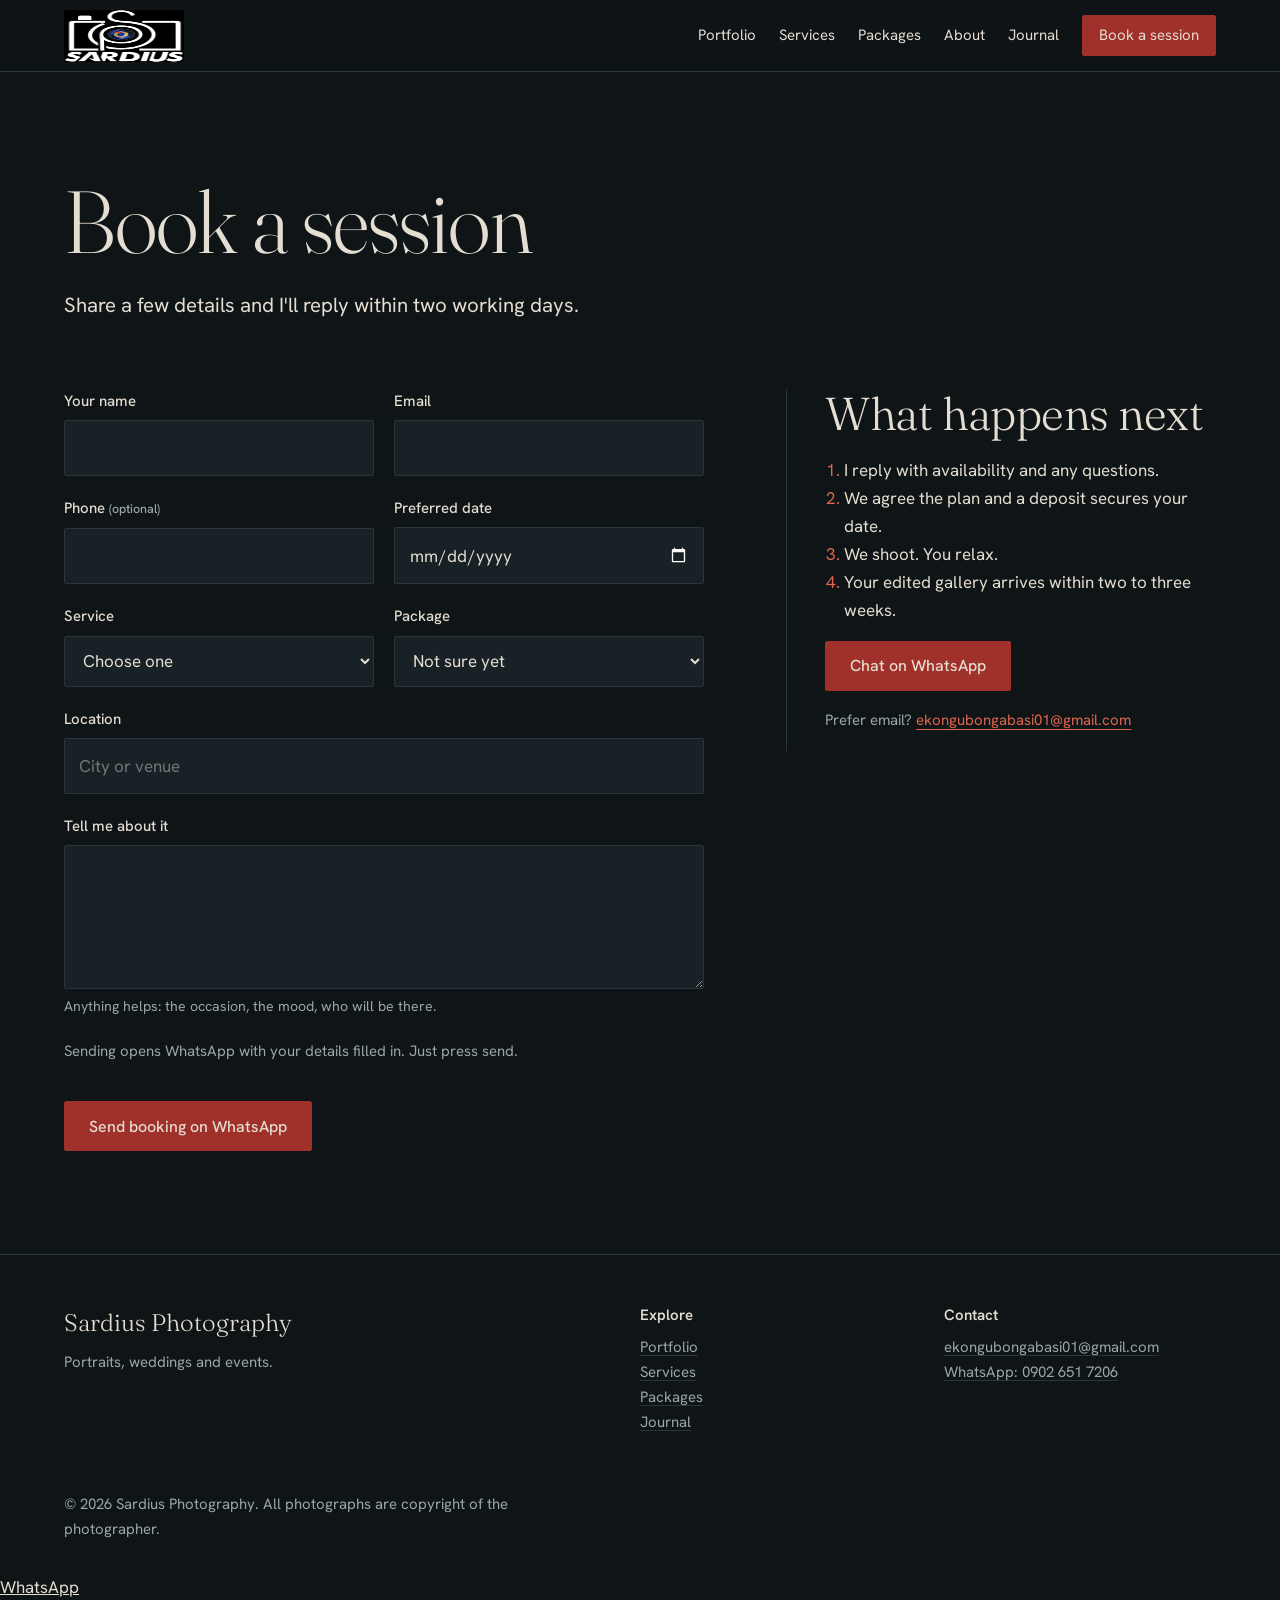
<file: booking.html>
<!doctype html>
<html lang="en">
<head>
  <meta charset="utf-8">
  <meta name="viewport" content="width=device-width, initial-scale=1">
  <title>Book a session | Sardius Photography</title>
  <meta name="description" content="Send a booking enquiry to Sardius Photography.">
  <meta name="theme-color" content="#0f1416">
  <link rel="preconnect" href="https://fonts.googleapis.com">
  <link rel="preconnect" href="https://fonts.gstatic.com" crossorigin>
  <link href="https://fonts.googleapis.com/css2?family=Fraunces:opsz,wght@9..144,300;9..144,400&family=Hanken+Grotesk:wght@400;500;600&display=swap" rel="stylesheet">
  <link rel="stylesheet" href="style.css">
  <script>document.documentElement.classList.add('js');</script>
</head>
<body>
<a class="skip" href="#main">Skip to content</a>
<header class="site-header">
  <a class="brand" href="index.html" aria-label="Sardius Photography home"><img src="images/logo.jpg" alt="Sardius Photography" width="120" height="52"></a>
  <button class="nav-toggle" type="button" aria-expanded="false" aria-controls="site-nav">Menu</button>
  <nav class="site-nav" id="site-nav" aria-label="Main">
    <ul>
      <li><a href="portfolio.html">Portfolio</a></li>
      <li><a href="services.html">Services</a></li>
      <li><a href="packages.html">Packages</a></li>
      <li><a href="about.html">About</a></li>
      <li><a href="journal.html">Journal</a></li>
      <li><a class="nav-book" href="booking.html" aria-current="page">Book a session</a></li>
    </ul>
  </nav>
</header>
<main id="main">
<section class="page-head wrap">
  <h1>Book a session</h1>
  <p class="lede">Share a few details and I'll reply within two working days.</p>
</section>
<section class="section section--tight">
  <div class="wrap split">
    <form class="form" id="booking-form" action="#" method="post" data-wa="2349026517206">
      <p class="hp" aria-hidden="true"><label>Leave this empty <input type="text" name="_gotcha" tabindex="-1" autocomplete="off"></label></p>
      <div class="row-2">
        <div class="field"><label for="name">Your name</label><input id="name" name="name" required autocomplete="name"></div>
        <div class="field"><label for="email">Email</label><input id="email" name="email" type="email" required autocomplete="email"></div>
      </div>
      <div class="row-2">
        <div class="field"><label for="phone">Phone <small>(optional)</small></label><input id="phone" name="phone" type="tel" autocomplete="tel"></div>
        <div class="field"><label for="date">Preferred date</label><input id="date" name="date" type="date"></div>
      </div>
      <div class="row-2">
        <div class="field"><label for="service">Service</label><select id="service" name="service" required><option value="">Choose one</option><option value="portrait">Portraits</option><option value="wedding">Weddings</option><option value="family">Family</option><option value="event">Events</option><option value="commercial">Commercial</option></select></div>
        <div class="field"><label for="package">Package</label><select id="package" name="package"><option value="">Not sure yet</option><option value="essential">Essential</option><option value="signature">Signature</option><option value="full-day">Full day</option></select></div>
      </div>
      <div class="field"><label for="location">Location</label><input id="location" name="location" placeholder="City or venue"></div>
      <div class="field"><label for="message">Tell me about it</label><textarea id="message" name="message" required></textarea><small>Anything helps: the occasion, the mood, who will be there.</small></div>
      <p class="meta">Sending opens WhatsApp with your details filled in. Just press send.</p>
      <div><button class="btn btn-wa" type="submit">Send booking on WhatsApp</button></div>
    </form>
    <aside class="aside">
      <h2>What happens next</h2>
      <ol>
        <li>I reply with availability and any questions.</li>
        <li>We agree the plan and a deposit secures your date.</li>
        <li>We shoot. You relax.</li>
        <li>Your edited gallery arrives within two to three weeks.</li>
      </ol>
      <p><a class="btn btn-wa" href="https://wa.me/2349026517206?text=Hello%20Sardius%20Photography%2C%20I%27d%20like%20to%20book%20a%20session." target="_blank" rel="noopener">Chat on WhatsApp</a></p>
      <p class="meta">Prefer email? <a class="textlink" href="mailto:ekongubongabasi01@gmail.com">ekongubongabasi01@gmail.com</a></p>
    </aside>
  </div>
</section>
</main>
<footer class="site-footer">
  <div class="wrap">
    <div class="footer-grid">
      <div>
        <p class="footer-brand">Sardius Photography</p>
        <p>Portraits, weddings and events.</p>
      </div>
      <div>
        <p class="footer-title">Explore</p>
        <p><a href="portfolio.html">Portfolio</a><br><a href="services.html">Services</a><br><a href="packages.html">Packages</a><br><a href="journal.html">Journal</a></p>
      </div>
      <div>
        <p class="footer-title">Contact</p>
        <p><a href="mailto:ekongubongabasi01@gmail.com">ekongubongabasi01@gmail.com</a><br><a href="https://wa.me/2349026517206?text=Hello%20Sardius%20Photography%2C%20I%27d%20like%20to%20book%20a%20session." target="_blank" rel="noopener">WhatsApp: 0902 651 7206</a></p>
      </div>
    </div>
    <p class="legal">&copy; 2026 Sardius Photography. All photographs are copyright of the photographer.</p>
  </div>
</footer>
<a class="wa-float" href="https://wa.me/2349026517206?text=Hello%20Sardius%20Photography%2C%20I%27d%20like%20to%20book%20a%20session." target="_blank" rel="noopener" aria-label="Chat on WhatsApp">WhatsApp</a>
<script src="main.js" defer></script>
</body>
</html>
</file>
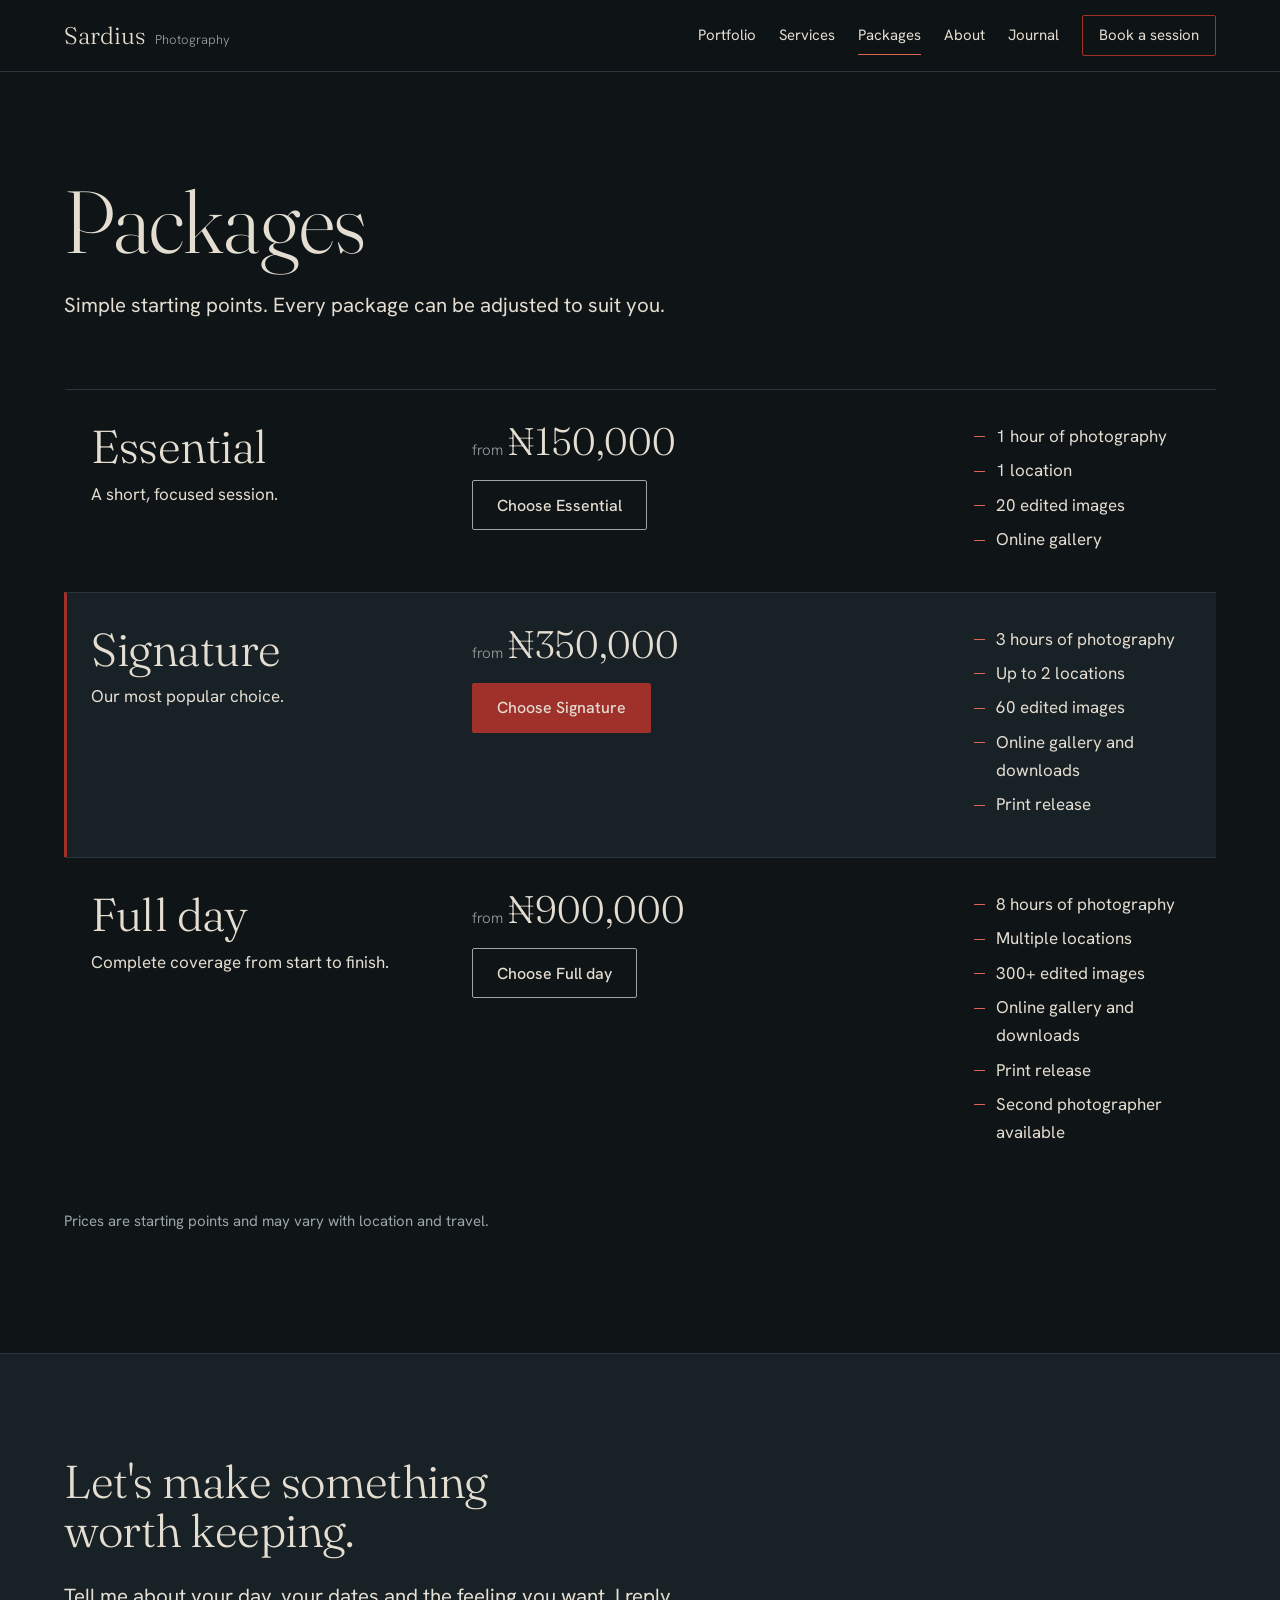
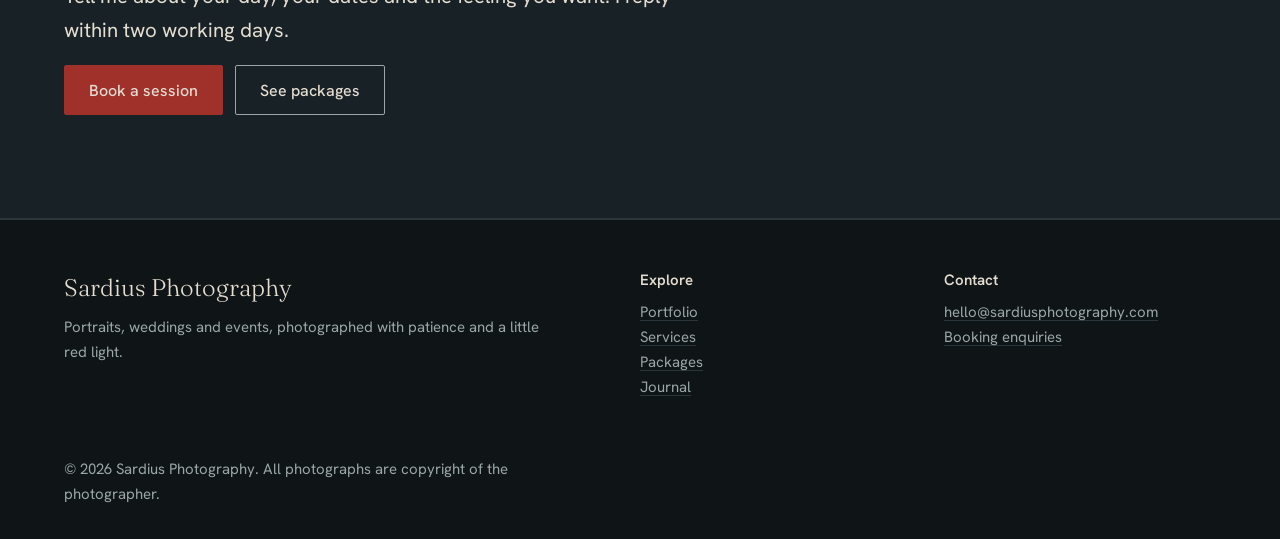
<file: packages.html>
<!doctype html>
<html lang="en">
<head>
  <meta charset="utf-8">
  <meta name="viewport" content="width=device-width, initial-scale=1">
  <title>Packages and pricing | Sardius Photography</title>
  <meta name="description" content="Clear photography packages and starting prices from Sardius Photography.">
  <meta name="theme-color" content="#0f1416">
  <link rel="preconnect" href="https://fonts.googleapis.com">
  <link rel="preconnect" href="https://fonts.gstatic.com" crossorigin>
  <link href="https://fonts.googleapis.com/css2?family=Fraunces:opsz,wght@9..144,300;9..144,400&family=Hanken+Grotesk:wght@400;500;600&display=swap" rel="stylesheet">
  <link rel="stylesheet" href="style.css">
  <script>document.documentElement.classList.add('js');</script>
</head>
<body>
<a class="skip" href="#main">Skip to content</a>
<header class="site-header">
  <a class="brand" href="index.html">Sardius <span>Photography</span></a>
  <button class="nav-toggle" type="button" aria-expanded="false" aria-controls="site-nav">Menu</button>
  <nav class="site-nav" id="site-nav" aria-label="Main">
    <ul>
      <li><a href="portfolio.html">Portfolio</a></li>
      <li><a href="services.html">Services</a></li>
      <li><a href="packages.html" aria-current="page">Packages</a></li>
      <li><a href="about.html">About</a></li>
      <li><a href="journal.html">Journal</a></li>
      <li><a class="nav-book" href="booking.html">Book a session</a></li>
    </ul>
  </nav>
</header>
<main id="main">
<section class="page-head wrap">
  <h1>Packages</h1>
  <p class="lede">Simple starting points. Every package can be adjusted to suit you.</p>
</section>
<section class="section section--tight">
  <div class="wrap">
    <article class="pkg">
      <div><h2>Essential</h2><p>A short, focused session.</p></div>
      <div><p class="pkg-price"><small>from</small>₦150,000</p><a class="btn btn-ghost" href="booking.html?package=essential">Choose Essential</a></div>
      <ul class="ticks">
        <li>1 hour of photography</li>
        <li>1 location</li>
        <li>20 edited images</li>
        <li>Online gallery</li>
      </ul>
    </article>
    <article class="pkg" data-featured>
      <div><h2>Signature</h2><p>Our most popular choice.</p></div>
      <div><p class="pkg-price"><small>from</small>₦350,000</p><a class="btn" href="booking.html?package=signature">Choose Signature</a></div>
      <ul class="ticks">
        <li>3 hours of photography</li>
        <li>Up to 2 locations</li>
        <li>60 edited images</li>
        <li>Online gallery and downloads</li>
        <li>Print release</li>
      </ul>
    </article>
    <article class="pkg">
      <div><h2>Full day</h2><p>Complete coverage from start to finish.</p></div>
      <div><p class="pkg-price"><small>from</small>₦900,000</p><a class="btn btn-ghost" href="booking.html?package=full-day">Choose Full day</a></div>
      <ul class="ticks">
        <li>8 hours of photography</li>
        <li>Multiple locations</li>
        <li>300+ edited images</li>
        <li>Online gallery and downloads</li>
        <li>Print release</li>
        <li>Second photographer available</li>
      </ul>
    </article>
    <p class="meta" style="margin-top:1.5rem">Prices are starting points and may vary with location and travel.</p>
  </div>
</section>
<section class="section cta">
  <div class="wrap">
    <h2>Let's make something worth keeping.</h2>
    <p class="lede">Tell me about your day, your dates and the feeling you want. I reply within two working days.</p>
    <div class="actions"><a class="btn" href="booking.html">Book a session</a><a class="btn btn-ghost" href="packages.html">See packages</a></div>
  </div>
</section>
</main>
<footer class="site-footer">
  <div class="wrap">
    <div class="footer-grid">
      <div>
        <p class="footer-brand">Sardius Photography</p>
        <p>Portraits, weddings and events, photographed with patience and a little red light.</p>
      </div>
      <div>
        <p class="footer-title">Explore</p>
        <p><a href="portfolio.html">Portfolio</a><br><a href="services.html">Services</a><br><a href="packages.html">Packages</a><br><a href="journal.html">Journal</a></p>
      </div>
      <div>
        <p class="footer-title">Contact</p>
        <p><a href="mailto:hello@sardiusphotography.com">hello@sardiusphotography.com</a><br><a href="booking.html">Booking enquiries</a></p>
      </div>
    </div>
    <p class="legal">&copy; 2026 Sardius Photography. All photographs are copyright of the photographer.</p>
  </div>
</footer>
<script src="main.js" defer></script>
</body>
</html>
</file>
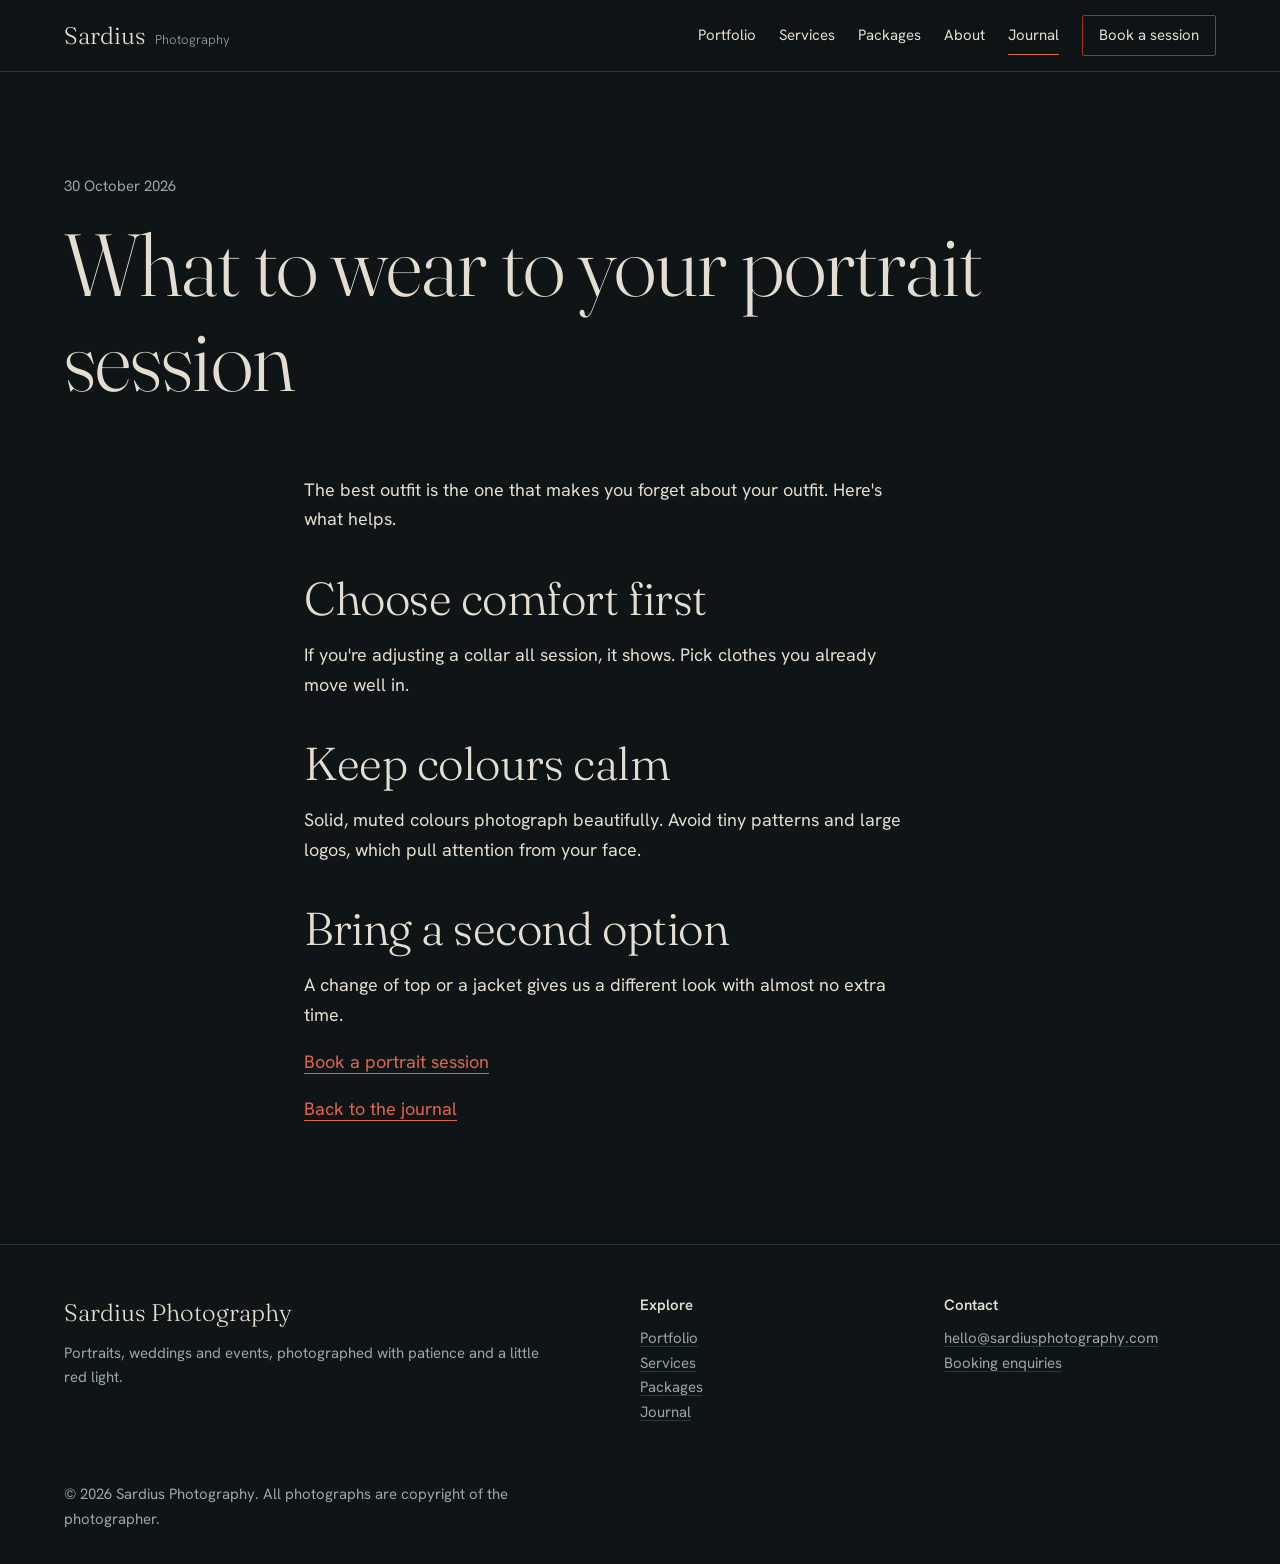
<file: post-what-to-wear.html>
<!doctype html>
<html lang="en">
<head>
  <meta charset="utf-8">
  <meta name="viewport" content="width=device-width, initial-scale=1">
  <title>What to wear to your portrait session | Sardius Photography</title>
  <meta name="description" content="Simple guidance on what to wear to a portrait session.">
  <meta name="theme-color" content="#0f1416">
  <link rel="preconnect" href="https://fonts.googleapis.com">
  <link rel="preconnect" href="https://fonts.gstatic.com" crossorigin>
  <link href="https://fonts.googleapis.com/css2?family=Fraunces:opsz,wght@9..144,300;9..144,400&family=Hanken+Grotesk:wght@400;500;600&display=swap" rel="stylesheet">
  <link rel="stylesheet" href="style.css">
  <script>document.documentElement.classList.add('js');</script>
</head>
<body>
<a class="skip" href="#main">Skip to content</a>
<header class="site-header">
  <a class="brand" href="index.html">Sardius <span>Photography</span></a>
  <button class="nav-toggle" type="button" aria-expanded="false" aria-controls="site-nav">Menu</button>
  <nav class="site-nav" id="site-nav" aria-label="Main">
    <ul>
      <li><a href="portfolio.html">Portfolio</a></li>
      <li><a href="services.html">Services</a></li>
      <li><a href="packages.html">Packages</a></li>
      <li><a href="about.html">About</a></li>
      <li><a href="journal.html" aria-current="page">Journal</a></li>
      <li><a class="nav-book" href="booking.html">Book a session</a></li>
    </ul>
  </nav>
</header>
<main id="main">
<section class="page-head wrap">
  <p class="post-date"><time datetime="2026-10-30">30 October 2026</time></p>
  <h1>What to wear to your portrait session</h1>
</section>
<section class="section section--tight">
  <div class="wrap prose prose--post">
    <p>The best outfit is the one that makes you forget about your outfit. Here's what helps.</p>
    <h2>Choose comfort first</h2>
    <p>If you're adjusting a collar all session, it shows. Pick clothes you already move well in.</p>
    <h2>Keep colours calm</h2>
    <p>Solid, muted colours photograph beautifully. Avoid tiny patterns and large logos, which pull attention from your face.</p>
    <h2>Bring a second option</h2>
    <p>A change of top or a jacket gives us a different look with almost no extra time.</p>
    <p><a class="textlink" href="booking.html?service=portrait">Book a portrait session</a></p>
    <p><a class="textlink" href="journal.html">Back to the journal</a></p>
  </div>
</section>
</main>
<footer class="site-footer">
  <div class="wrap">
    <div class="footer-grid">
      <div>
        <p class="footer-brand">Sardius Photography</p>
        <p>Portraits, weddings and events, photographed with patience and a little red light.</p>
      </div>
      <div>
        <p class="footer-title">Explore</p>
        <p><a href="portfolio.html">Portfolio</a><br><a href="services.html">Services</a><br><a href="packages.html">Packages</a><br><a href="journal.html">Journal</a></p>
      </div>
      <div>
        <p class="footer-title">Contact</p>
        <p><a href="mailto:hello@sardiusphotography.com">hello@sardiusphotography.com</a><br><a href="booking.html">Booking enquiries</a></p>
      </div>
    </div>
    <p class="legal">&copy; 2026 Sardius Photography. All photographs are copyright of the photographer.</p>
  </div>
</footer>
<script src="main.js" defer></script>
</body>
</html>
</file>
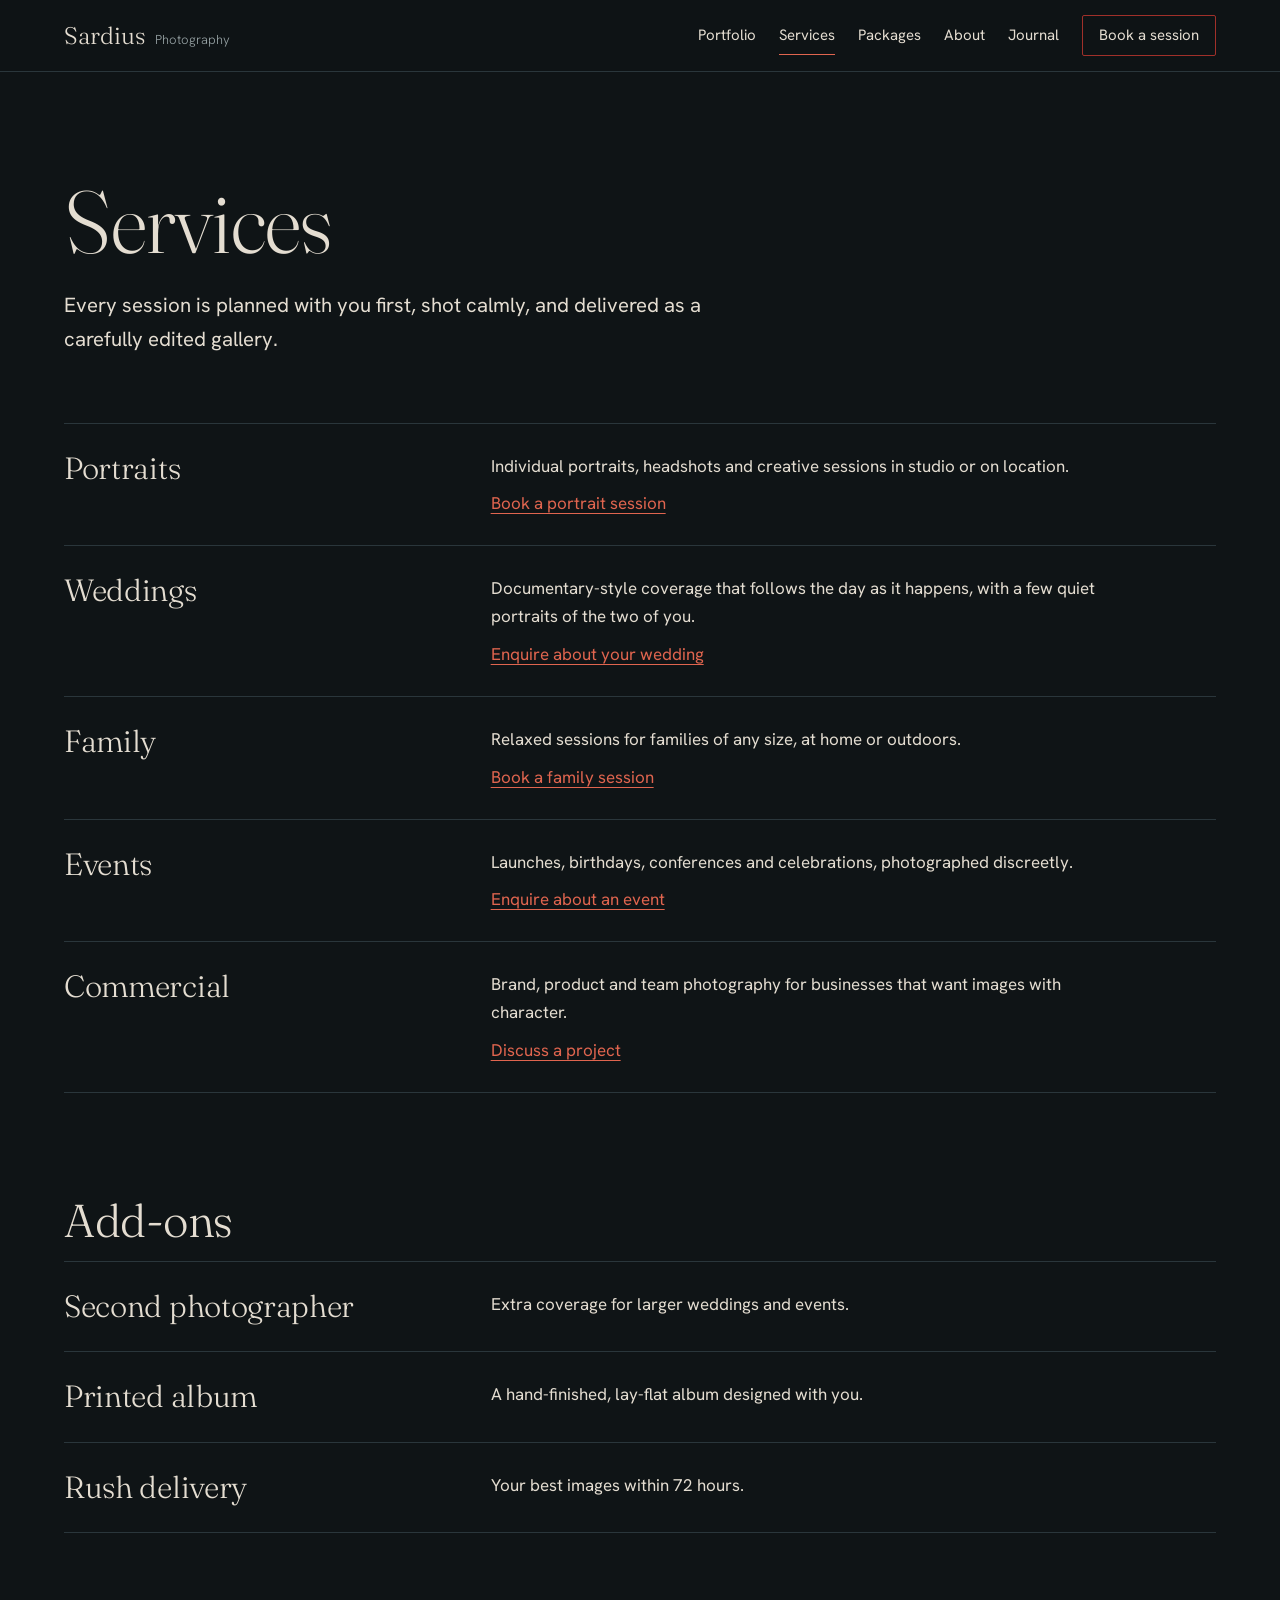
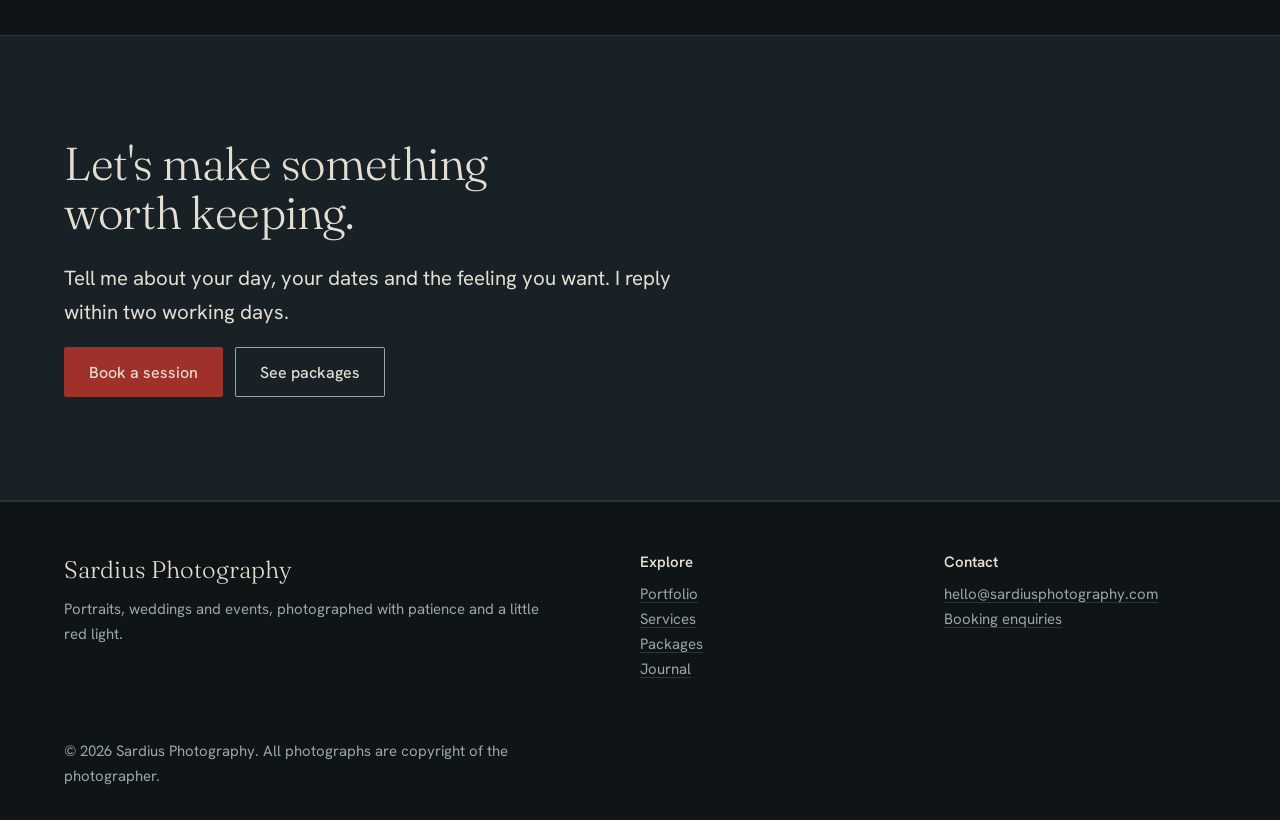
<file: services.html>
<!doctype html>
<html lang="en">
<head>
  <meta charset="utf-8">
  <meta name="viewport" content="width=device-width, initial-scale=1">
  <title>Services | Sardius Photography</title>
  <meta name="description" content="Portrait, wedding, family, event and commercial photography services from Sardius Photography.">
  <meta name="theme-color" content="#0f1416">
  <link rel="preconnect" href="https://fonts.googleapis.com">
  <link rel="preconnect" href="https://fonts.gstatic.com" crossorigin>
  <link href="https://fonts.googleapis.com/css2?family=Fraunces:opsz,wght@9..144,300;9..144,400&family=Hanken+Grotesk:wght@400;500;600&display=swap" rel="stylesheet">
  <link rel="stylesheet" href="style.css">
  <script>document.documentElement.classList.add('js');</script>
</head>
<body>
<a class="skip" href="#main">Skip to content</a>
<header class="site-header">
  <a class="brand" href="index.html">Sardius <span>Photography</span></a>
  <button class="nav-toggle" type="button" aria-expanded="false" aria-controls="site-nav">Menu</button>
  <nav class="site-nav" id="site-nav" aria-label="Main">
    <ul>
      <li><a href="portfolio.html">Portfolio</a></li>
      <li><a href="services.html" aria-current="page">Services</a></li>
      <li><a href="packages.html">Packages</a></li>
      <li><a href="about.html">About</a></li>
      <li><a href="journal.html">Journal</a></li>
      <li><a class="nav-book" href="booking.html">Book a session</a></li>
    </ul>
  </nav>
</header>
<main id="main">
<section class="page-head wrap">
  <h1>Services</h1>
  <p class="lede">Every session is planned with you first, shot calmly, and delivered as a carefully edited gallery.</p>
</section>
<section class="section section--tight">
  <div class="wrap">
    <ul class="rows">
      <li><h2>Portraits</h2><div><p>Individual portraits, headshots and creative sessions in studio or on location.</p><p><a class="textlink" href="booking.html?service=portrait">Book a portrait session</a></p></div></li>
      <li><h2>Weddings</h2><div><p>Documentary-style coverage that follows the day as it happens, with a few quiet portraits of the two of you.</p><p><a class="textlink" href="booking.html?service=wedding">Enquire about your wedding</a></p></div></li>
      <li><h2>Family</h2><div><p>Relaxed sessions for families of any size, at home or outdoors.</p><p><a class="textlink" href="booking.html?service=family">Book a family session</a></p></div></li>
      <li><h2>Events</h2><div><p>Launches, birthdays, conferences and celebrations, photographed discreetly.</p><p><a class="textlink" href="booking.html?service=event">Enquire about an event</a></p></div></li>
      <li><h2>Commercial</h2><div><p>Brand, product and team photography for businesses that want images with character.</p><p><a class="textlink" href="booking.html?service=commercial">Discuss a project</a></p></div></li>
    </ul>
  </div>
</section>
<section class="section section--tight">
  <div class="wrap">
    <h2>Add-ons</h2>
    <ul class="rows">
      <li><h3>Second photographer</h3><p>Extra coverage for larger weddings and events.</p></li>
      <li><h3>Printed album</h3><p>A hand-finished, lay-flat album designed with you.</p></li>
      <li><h3>Rush delivery</h3><p>Your best images within 72 hours.</p></li>
    </ul>
  </div>
</section>
<section class="section cta">
  <div class="wrap">
    <h2>Let's make something worth keeping.</h2>
    <p class="lede">Tell me about your day, your dates and the feeling you want. I reply within two working days.</p>
    <div class="actions"><a class="btn" href="booking.html">Book a session</a><a class="btn btn-ghost" href="packages.html">See packages</a></div>
  </div>
</section>
</main>
<footer class="site-footer">
  <div class="wrap">
    <div class="footer-grid">
      <div>
        <p class="footer-brand">Sardius Photography</p>
        <p>Portraits, weddings and events, photographed with patience and a little red light.</p>
      </div>
      <div>
        <p class="footer-title">Explore</p>
        <p><a href="portfolio.html">Portfolio</a><br><a href="services.html">Services</a><br><a href="packages.html">Packages</a><br><a href="journal.html">Journal</a></p>
      </div>
      <div>
        <p class="footer-title">Contact</p>
        <p><a href="mailto:hello@sardiusphotography.com">hello@sardiusphotography.com</a><br><a href="booking.html">Booking enquiries</a></p>
      </div>
    </div>
    <p class="legal">&copy; 2026 Sardius Photography. All photographs are copyright of the photographer.</p>
  </div>
</footer>
<script src="main.js" defer></script>
</body>
</html>
</file>
<file: style.css>
/* Sardius Photography
   Colors, fonts and spacing live in the variables below.
   Change them here and the whole site follows. */

:root {
  --night: #0f1416;
  --slate: #182125;
  --line: #2a363b;
  --bone: #e4ddd1;
  --fog: #9aa6a8;
  --sardius: #a0302a;
  --sardius-hover: #b9382f;
  --ember: #e0654f;

  --serif: "Fraunces", "Iowan Old Style", Georgia, serif;
  --sans: "Hanken Grotesk", system-ui, -apple-system, "Segoe UI", sans-serif;

  --header-h: 4.5rem;
  --gutter: clamp(1.25rem, 5vw, 4rem);
  --max: 78rem;
}

/* Base */
*, *::before, *::after { box-sizing: border-box; }
html { color-scheme: dark; -webkit-text-size-adjust: 100%; }
body {
  margin: 0;
  min-height: 100vh;
  display: flex;
  flex-direction: column;
  background: var(--night);
  color: var(--bone);
  font: 400 1.0625rem/1.65 var(--sans);
  -webkit-font-smoothing: antialiased;
}
main { flex: 1 0 auto; }
img { display: block; max-width: 100%; }
a { color: inherit; }
::selection { background: var(--sardius); color: var(--bone); }
:focus-visible { outline: 2px solid var(--ember); outline-offset: 3px; }

.wrap { width: min(100% - 2 * var(--gutter), var(--max)); margin-inline: auto; }

.skip {
  position: absolute; left: -999px; top: 0; z-index: 50;
  background: var(--sardius); color: var(--bone); padding: .75rem 1rem;
}
.skip:focus { left: 0; }

/* Type */
h1, h2, h3 {
  font-family: var(--serif);
  font-weight: 300;
  line-height: 1.08;
  letter-spacing: -.01em;
  margin: 0 0 1rem;
}
h1 { font-size: clamp(2.75rem, 7vw, 5.5rem); }
h2 { font-size: clamp(1.9rem, 3.6vw, 2.9rem); }
h3 { font-size: 1.5rem; }
p { margin: 0 0 1.1rem; max-width: 62ch; }
.lede { font-size: clamp(1.15rem, 1.6vw, 1.35rem); max-width: 40rem; }
.meta { color: var(--fog); font-size: .9375rem; }
.note { color: var(--ember); font-weight: 500; font-size: .9375rem; margin-bottom: .4rem; }
.textlink {
  color: var(--ember);
  text-decoration: underline;
  text-decoration-thickness: 1px;
  text-underline-offset: .25em;
}
.textlink:hover { color: var(--bone); }

/* Header and navigation */
.site-header {
  position: sticky; top: 0; z-index: 20;
  min-height: var(--header-h);
  display: flex; flex-wrap: wrap; align-items: center; justify-content: space-between;
  padding-inline: var(--gutter);
  background: rgba(15, 20, 22, .94);
  -webkit-backdrop-filter: blur(8px);
  backdrop-filter: blur(8px);
  border-bottom: 1px solid var(--line);
}
.brand {
  display: flex; align-items: baseline; gap: .55rem;
  font-family: var(--serif); font-weight: 300; font-size: 1.5rem;
  text-decoration: none;
}
.brand span { font-family: var(--sans); font-size: .8125rem; color: var(--fog); }

.nav-toggle {
  display: none;
  font: inherit; font-size: .9375rem;
  color: var(--bone); background: transparent;
  border: 1px solid var(--line); border-radius: 2px;
  padding: .5rem 1rem; cursor: pointer;
}
.site-nav ul {
  display: flex; align-items: center;
  gap: clamp(1rem, 1.8vw, 1.75rem);
  list-style: none; margin: 0; padding: 0;
}
.site-nav a {
  display: inline-block;
  text-decoration: none; font-size: .9375rem;
  padding: .4rem 0; border-bottom: 1px solid transparent;
}
.site-nav a:hover { border-bottom-color: var(--fog); }
.site-nav a[aria-current="page"] { border-bottom-color: var(--ember); }
.site-nav a.nav-book {
  padding: .45rem 1rem;
  border: 1px solid var(--sardius);
  border-radius: 2px;
}
.site-nav a.nav-book:hover { background: var(--sardius); }
.site-nav a.nav-book[aria-current="page"] { background: var(--sardius); }

@media (max-width: 1079px) {
  .js .nav-toggle { display: inline-block; }
  .js .site-nav {
    display: none;
    position: absolute; top: 100%; left: 0; right: 0;
    background: var(--night);
    border-bottom: 1px solid var(--line);
    padding: .5rem var(--gutter) 2rem;
  }
  .js .site-header.is-open .site-nav { display: block; }
  .site-nav ul { flex-direction: column; align-items: stretch; gap: 0; }
  .site-nav li { border-bottom: 1px solid var(--line); }
  .site-nav a {
    display: block; border-bottom: 0;
    font-family: var(--serif); font-weight: 300; font-size: 1.6rem;
    padding: .8rem 0;
  }
  .site-nav a:hover { border-bottom: 0; color: var(--ember); }
  .site-nav a[aria-current="page"] { color: var(--ember); }
  .site-nav a.nav-book {
    display: inline-block; font-family: var(--sans); font-size: 1rem;
    padding: .6rem 1.2rem; margin: .8rem 0;
  }
  .site-nav a.nav-book[aria-current="page"] { color: var(--bone); }
}

/* Buttons */
.btn {
  display: inline-block;
  font: 500 1rem/1.2 var(--sans);
  padding: .9rem 1.5rem;
  color: var(--bone); background: var(--sardius);
  border: 1px solid var(--sardius); border-radius: 2px;
  text-decoration: none; cursor: pointer;
}
.btn:hover { background: var(--sardius-hover); border-color: var(--sardius-hover); }
.btn-ghost { background: transparent; border-color: var(--fog); }
.btn-ghost:hover { background: transparent; border-color: var(--bone); }
.actions { display: flex; flex-wrap: wrap; gap: .75rem; }

/* Hero (home) */
.hero {
  position: relative; isolation: isolate; overflow: hidden;
  display: flex; align-items: flex-end;
  min-height: calc(100vh - var(--header-h));
  min-height: calc(100svh - var(--header-h));
}
.hero-media {
  position: absolute; inset: 0; z-index: -2;
  background:
    linear-gradient(to top, var(--night) 2%, rgba(15, 20, 22, .5) 50%, rgba(15, 20, 22, .2) 100%),
    url("images/hero.jpg") center / cover no-repeat,
    radial-gradient(110% 90% at 78% 15%, #2c3d44 0%, #162024 55%, var(--night) 100%);
}
.hero-glow {
  position: absolute; inset: 0; z-index: -1; pointer-events: none;
  background: radial-gradient(34rem circle at var(--mx, 74%) var(--my, 28%), rgba(160, 48, 42, .42), rgba(160, 48, 42, 0) 70%);
}
.hero-copy { position: relative; padding-top: 5rem; padding-bottom: clamp(2.5rem, 6vw, 5rem); }
.hero h1 {
  font-size: clamp(3.25rem, 13vw, 10.5rem);
  line-height: .92; letter-spacing: -.03em;
  margin-bottom: 1.75rem;
}
.hero h1 span { display: block; }
.hero .lede { margin-bottom: 2rem; }

@media (prefers-reduced-motion: no-preference) {
  .hero-media { animation: develop 2.4s ease-out both; }
  @keyframes develop {
    from { filter: brightness(.2) saturate(.5); }
    to { filter: brightness(1) saturate(1); }
  }
}

/* Sections */
.section { padding-block: clamp(3.5rem, 8vw, 6.5rem); }
.section--tight { padding-top: 0; }
.section-head {
  display: flex; flex-wrap: wrap; align-items: baseline; justify-content: space-between;
  gap: .5rem 2rem; margin-bottom: 1.75rem;
}
.section-head h2 { margin: 0; }
.page-head { padding-top: clamp(3.5rem, 8vw, 6.5rem); padding-bottom: clamp(2rem, 4vw, 3rem); }
.page-head h1 { margin-bottom: 1.25rem; }

.statement {
  font-family: var(--serif); font-weight: 300;
  font-size: clamp(1.6rem, 3.2vw, 2.6rem); line-height: 1.25;
  max-width: 28em; margin-bottom: 1.5rem;
}

.cta { background: var(--slate); border-block: 1px solid var(--line); }
.cta h2 { max-width: 18ch; margin-bottom: 1.5rem; }

.prose p { max-width: 62ch; }
.prose h2 { margin-top: 2.5rem; }
.prose h2:first-child { margin-top: 0; }
.prose ul { padding-left: 1.2rem; }
.prose--post { max-width: 42rem; font-size: 1.125rem; }

/* Photo frames. If a photo file is missing, the dark placeholder shows instead. */
.frame {
  position: relative; margin: 0; overflow: hidden;
  aspect-ratio: var(--ar, 4 / 5);
  background: radial-gradient(90% 70% at 30% 20%, #25343a, #161e22 70%);
  border-radius: 2px;
}
.frame:nth-child(3n) { background: radial-gradient(90% 70% at 70% 25%, #3a1d1c, #161e22 70%); }
.frame img {
  position: absolute; inset: 0; width: 100%; height: 100%;
  object-fit: cover; filter: brightness(.9) contrast(1.03);
}
.frame img:hover { filter: brightness(1) contrast(1.03); }
.frame img.is-missing { display: none; }
.frame figcaption {
  position: absolute; left: 0; right: 0; bottom: 0;
  padding: 2.5rem 1rem .85rem;
  font-size: .875rem;
  background: linear-gradient(to top, rgba(15, 20, 22, .85), rgba(15, 20, 22, 0));
  pointer-events: none;
}
.frame-open {
  position: absolute; inset: 0; width: 100%; height: 100%;
  background: transparent; border: 0; padding: 0; cursor: zoom-in;
}
.frame-open:focus-visible { outline-offset: -4px; }

.trio { display: grid; grid-template-columns: 1.4fr 1fr 1fr; gap: 1rem; align-items: end; }
.gallery { columns: 3 18rem; column-gap: 1rem; }
.gallery .frame { break-inside: avoid; margin-bottom: 1rem; }

@media (max-width: 700px) {
  .trio { grid-template-columns: 1fr; }
}

/* Lightbox */
.lightbox {
  border: 0; padding: 0; background: transparent; color: var(--bone);
  max-width: min(94vw, 1200px); max-height: 94vh;
}
.lightbox::backdrop { background: rgba(8, 11, 12, .94); }
.lightbox img { max-height: 78vh; width: auto; margin: 0 auto; }
.lightbox p { margin: .75rem 0 0; max-width: none; }
.lightbox-close { display: block; margin: 0 0 .75rem auto; padding: .55rem 1.1rem; }

/* Two-column rows (services, add-ons, principles) */
.rows { list-style: none; margin: 0; padding: 0; }
.rows > li {
  display: grid;
  grid-template-columns: minmax(0, 1fr) minmax(0, 2fr);
  gap: .75rem clamp(1.5rem, 5vw, 4rem);
  padding: 1.75rem 0;
  border-top: 1px solid var(--line);
}
.rows > li:last-child { border-bottom: 1px solid var(--line); }
.rows h2, .rows h3 { margin: 0; font-size: clamp(1.5rem, 2.4vw, 2rem); }
.rows p { margin-bottom: .6rem; }
.rows p:last-child { margin-bottom: 0; }

/* Packages */
.pkg {
  display: grid;
  grid-template-columns: minmax(0, 1.1fr) minmax(0, 1.5fr) minmax(0, .8fr);
  gap: 1.5rem clamp(1.5rem, 4vw, 3rem);
  padding: 2rem 0 2rem 1.5rem;
  border-top: 1px solid var(--line);
  border-left: 3px solid transparent;
}
.pkg:last-child { border-bottom: 1px solid var(--line); }
.pkg[data-featured] { border-left-color: var(--sardius); background: var(--slate); }
.pkg h2 { margin-bottom: .5rem; }
.pkg-price { font-family: var(--serif); font-weight: 300; font-size: 2.4rem; line-height: 1; margin-bottom: 1.25rem; }
.pkg-price small { font-family: var(--sans); font-size: .9375rem; color: var(--fog); margin-right: .25rem; }
.ticks { list-style: none; margin: 0; padding: 0; }
.ticks li { position: relative; padding-left: 1.4rem; margin-bottom: .4rem; }
.ticks li::before {
  content: ""; position: absolute; left: 0; top: .85em;
  width: .7rem; height: 1px; background: var(--ember);
}

/* Forms and two-column layouts */
.split {
  display: grid;
  grid-template-columns: minmax(0, 1.5fr) minmax(0, 1fr);
  gap: clamp(2rem, 6vw, 5rem); align-items: start;
}
.split--about { grid-template-columns: minmax(0, 1fr) minmax(0, 1.3fr); }
.aside { border-left: 1px solid var(--line); padding-left: clamp(1.25rem, 3vw, 2.5rem); }
.aside li::marker { color: var(--ember); }
.aside ol { padding-left: 1.2rem; }

.form { display: grid; gap: 1.25rem; max-width: 40rem; }
.field { display: grid; gap: .4rem; }
.field label { font-weight: 500; font-size: .9375rem; }
.field small { color: var(--fog); }
.field input, .field select, .field textarea {
  width: 100%; font: inherit; color: var(--bone);
  background: var(--slate); border: 1px solid var(--line); border-radius: 2px;
  padding: .8rem .9rem;
}
.field textarea { min-height: 9rem; resize: vertical; }
.row-2 { display: grid; grid-template-columns: 1fr 1fr; gap: 1.25rem; }
.hp { position: absolute; left: -999px; }

/* Blog */
.post-item { padding: 2rem 0; border-top: 1px solid var(--line); max-width: 46rem; }
.post-item:last-of-type { border-bottom: 1px solid var(--line); }
.post-item time, .post-date { color: var(--fog); font-size: .9375rem; }
.post-item h2 { margin: .25rem 0 .75rem; }
.post-item h2 a { text-decoration: none; }
.post-item h2 a:hover { color: var(--ember); }

/* Footer */
.site-footer { border-top: 1px solid var(--line); padding-block: 3rem 2rem; color: var(--fog); font-size: .9375rem; }
.footer-grid { display: grid; grid-template-columns: 2fr 1fr 1fr; gap: 2rem; margin-bottom: 2.5rem; }
.footer-brand { font-family: var(--serif); font-weight: 300; font-size: 1.5rem; color: var(--bone); margin-bottom: .5rem; }
.footer-title { color: var(--bone); font-weight: 600; margin-bottom: .5rem; }
.site-footer a { text-decoration-color: var(--line); text-underline-offset: .2em; }
.site-footer a:hover { color: var(--bone); }
.legal { margin: 0; }

@media (max-width: 820px) {
  .split, .split--about { grid-template-columns: 1fr; }
  .aside { border-left: 0; border-top: 1px solid var(--line); padding-left: 0; padding-top: 1.5rem; }
  .rows > li { grid-template-columns: 1fr; }
  .pkg { grid-template-columns: 1fr; }
  .row-2 { grid-template-columns: 1fr; }
  .footer-grid { grid-template-columns: 1fr; }
}
</file>
